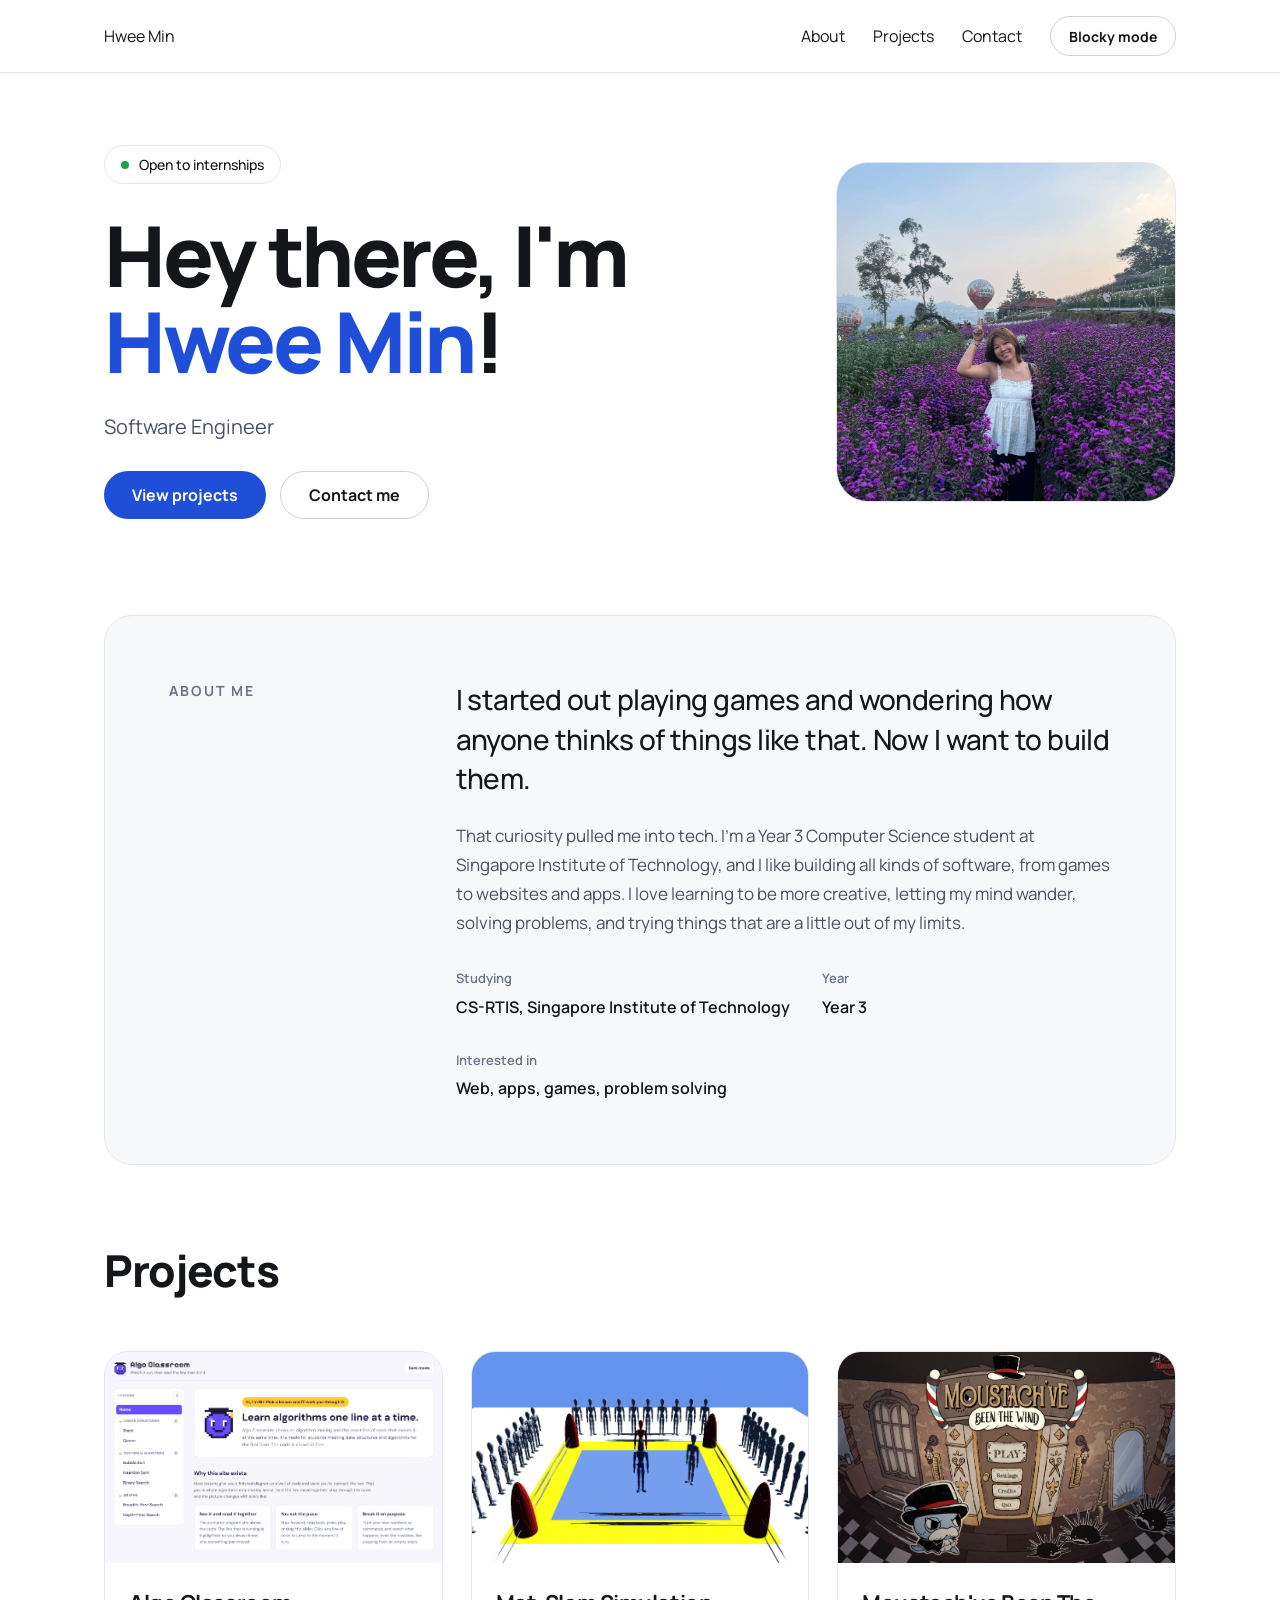
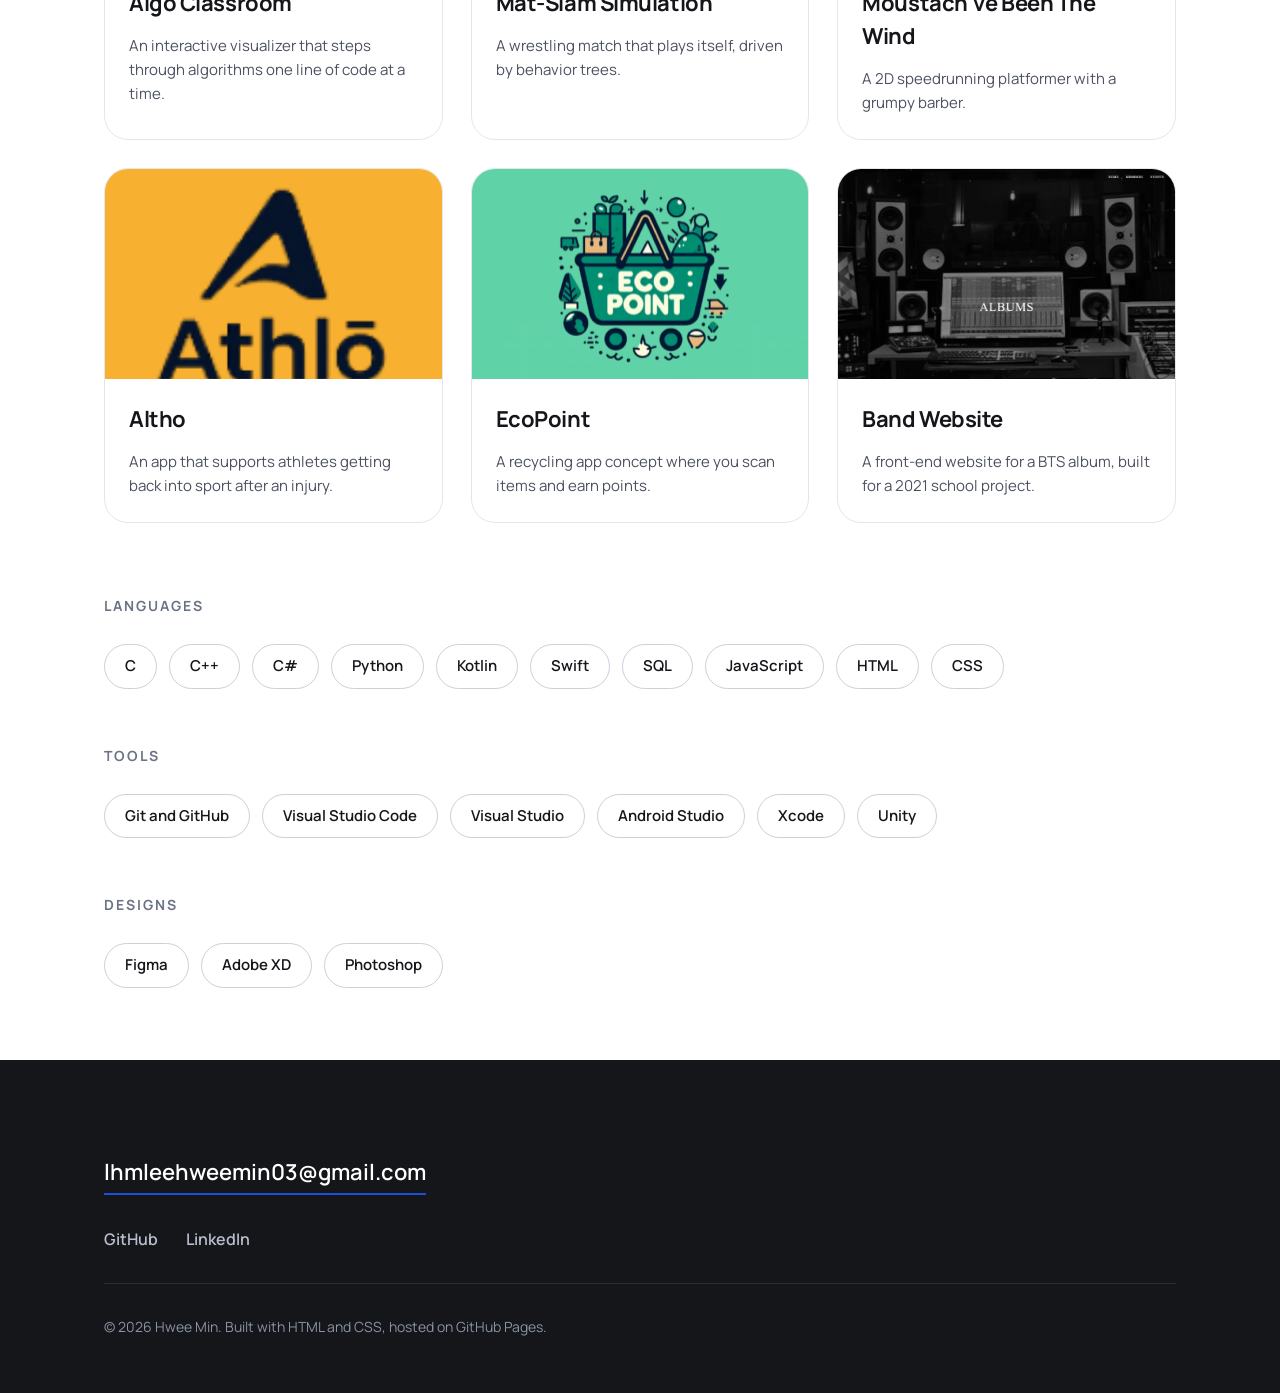
<file: index.html>
﻿<!DOCTYPE html>

<html lang="en" xmlns="http://www.w3.org/1999/xhtml">
<head>
    <meta charset="utf-8" />
    <meta name="viewport" content="width=device-width, initial-scale=1">
    <title>Lee Hwee Min | Portfolio</title>
    <link rel="preconnect" href="https://fonts.googleapis.com">
    <link rel="preconnect" href="https://fonts.gstatic.com" crossorigin>
    <link href="https://fonts.googleapis.com/css2?family=Manrope:wght@400;500;700;800&display=swap" rel="stylesheet">
    <link rel="stylesheet" href="style.css">
    <link rel="stylesheet" href="blocky.css">
    <script>
                document.documentElement.classList.add("js");
                // Apply the saved theme before the page paints, so there is no flash.
                (function () {
                    var t = "classic";
                    try { t = localStorage.getItem("theme") || "classic"; } catch (e) { }
                    document.documentElement.setAttribute("data-theme", t === "blocky" ? "blocky" : "classic");
                })();
    </script>
</head>
<body>
    <header>
        <a href="#top">Hwee Min</a>
        <nav>
            <a href="#about">About</a>
            <a href="#projects">Projects</a>
            <a href="#contact">Contact</a>
            <button type="button" id="theme-toggle" class="theme-toggle">Blocky mode</button>

        </nav>
    </header>

    <main>
        <section id="top" class="hero">
            <div class="hero-text">
                <p class="status rise"><span class="dot"></span>Open to internships</p>
                <h1 class="rise rise-2">Hey there, I'm <span class="accent">Hwee Min</span>!</h1>
                <p class="lead rise rise-3">Software Engineer</p>
                <div class="buttons rise rise-3">
                    <a class="btn btn-primary" href="#projects">View projects</a>
                    <a class="btn btn-outline" href="#contact">Contact me</a>
                </div>
            </div>

            <div class="avatar rise rise-3">
                <svg class="avatar-fallback" viewBox="0 0 24 24" fill="none" stroke="currentColor" stroke-width="1.2" stroke-linecap="round" stroke-linejoin="round" aria-hidden="true">
                    <circle cx="12" cy="8" r="4" />
                    <path d="M4 21c0-4.4 3.6-8 8-8s8 3.6 8 8" />
                </svg>
                <img class="avatar-img" src="assets/profile.jpg" alt="Photo of Hwee Min" onerror="this.style.display='none'">
            </div>
        </section>

        <section id="about" class="about reveal">
            <h2 class="eyebrow">About me</h2>
            <div class="about-body">
                <p class="big">I started out playing games and wondering how anyone thinks of things like that. Now I want to build them.</p>
                <p>
                    That curiosity pulled me into tech. I'm a Year 3 Computer Science student at Singapore Institute
                    of Technology, and I like building all kinds of software, from games to websites and apps. I love
                    learning to be more creative, letting my mind wander, solving problems, and trying things that are
                    a little out of my limits.
                </p>
                <dl class="facts">
                    <div><dt>Studying</dt><dd>CS-RTIS, Singapore Institute of Technology</dd></div>
                    <div><dt>Year</dt><dd>Year 3</dd></div>
                    <div><dt>Interested in</dt><dd>Web, apps, games, problem solving</dd></div>
                </dl>
            </div>
        </section>

        <section id="projects" class="section reveal">
            <div class="section-head">
                <h2>Projects</h2>
                <a class="text-link" id="more-projects" href="projects.html" hidden>More projects &rarr;</a>
            </div>

            <div class="cards" id="project-list" data-limit="6"></div>

        </section>

        <section id="skills" class="section reveal">
            <div class="skill-groups">

                <div class="skill-group">
                    <h2 class="eyebrow">Languages</h2>
                    <ul class="skills">
                        <li>C</li>
                        <li>C++</li>
                        <li>C#</li>
                        <li>Python</li>
                        <li>Kotlin</li>
                        <li>Swift</li>
                        <li>SQL</li>
                        <li>JavaScript</li>
                        <li>HTML</li>
                        <li>CSS</li>
                    </ul>
                </div>

                <div class="skill-group">
                    <h2 class="eyebrow">Tools</h2>
                    <ul class="skills">
                        <li>Git and GitHub</li>
                        <li>Visual Studio Code</li>
                        <li>Visual Studio</li>
                        <li>Android Studio</li>
                        <li>Xcode</li>
                        <li>Unity</li>
                    </ul>
                </div>

                <div class="skill-group">
                    <h2 class="eyebrow">Designs</h2>
                    <ul class="skills">
                        <li>Figma</li>
                        <li>Adobe XD</li>
                        <li>Photoshop</li>
                    </ul>
                </div>

            </div>
        </section>

    </main>

    <footer id="contact" class="contact">
        <div class="contact-inner">
            <!-- <h2>Let's build something together.</h2> -->
            <a class="mail" href="mailto:lhmleehweemin03@gmail.com">lhmleehweemin03@gmail.com</a>
            <div class="links">
                <a href="https://github.com/lhweemin">GitHub</a>
                <a href="https://www.linkedin.com/in/leehweemin">LinkedIn</a>
            </div>
            <p class="small">&copy; 2026 Hwee Min. Built with HTML and CSS, hosted on GitHub Pages.</p>
        </div>
    </footer>

    <div id="project-modals"></div>

    <script src="projects.js"></script>
    <script src="projects-ui.js"></script>
    <script src="script.js"></script>
</body>
</html>
</file>
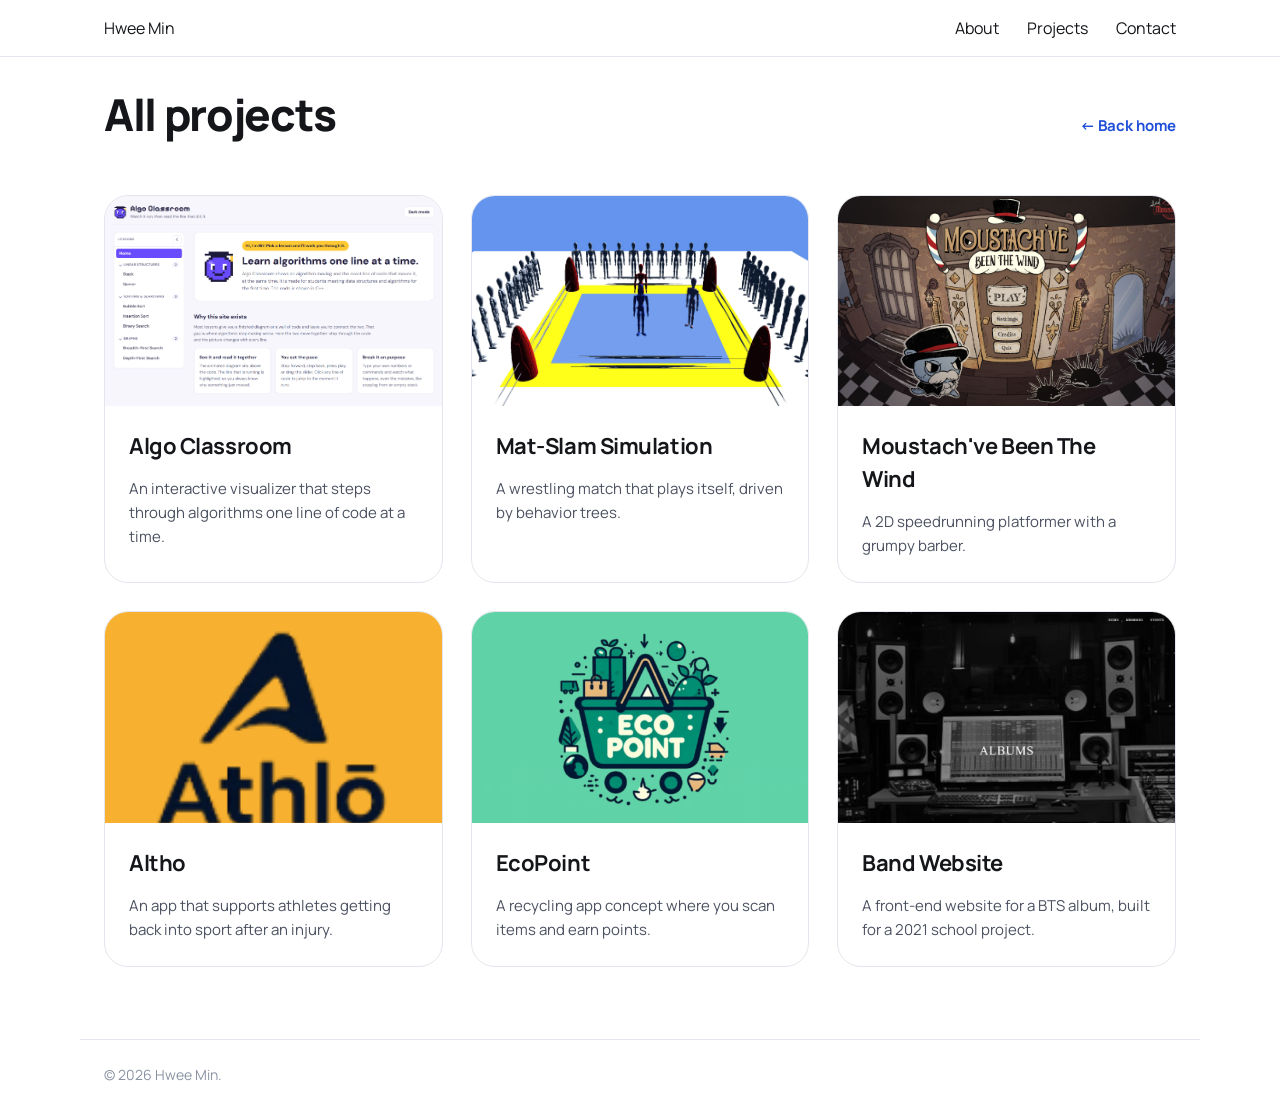
<file: projects.html>
﻿<!DOCTYPE html>
<html lang="en">
<head>
    <meta charset="utf-8" />
    <meta name="viewport" content="width=device-width, initial-scale=1">
    <title>Projects | Lee Hwee Min</title>
    <link rel="preconnect" href="https://fonts.googleapis.com">
    <link rel="preconnect" href="https://fonts.gstatic.com" crossorigin>
    <link href="https://fonts.googleapis.com/css2?family=Manrope:wght@400;500;700;800&display=swap" rel="stylesheet">
    <link rel="stylesheet" href="style.css">
    <script>document.documentElement.classList.add("js");</script>
</head>
<body>
    <header>
        <a href="index.html">Hwee Min</a>
        <nav>
            <a href="index.html#about">About</a>
            <a href="index.html#projects">Projects</a>
            <a href="index.html#contact">Contact</a>
        </nav>
    </header>

    <main class="subpage">
        <section class="section">
            <div class="section-head">
                <h2>All projects</h2>
                <a class="text-link" href="index.html#projects">&larr; Back home</a>
            </div>
            <div class="cards" id="project-list"></div>
        </section>
    </main>

    <p class="subfooter">&copy; 2026 Hwee Min.</p>

    <div id="project-modals"></div>

    <script src="projects.js"></script>
    <script src="projects-ui.js"></script>
    <script src="script.js"></script>
</body>
</html>
</file>
<file: style.css>
﻿:root 
{
    --accent: #1F4FD8;
    --text: #14161A;
    --muted: #4B5160;
    --line: #E3E6EC;
}

* 
{
    box-sizing: border-box;
}

html 
{
    scroll-behavior: smooth;
}

body
{
    margin: 0;
    font-family: "Manrope", system-ui, sans-serif;
    color: var(--text);
    background: #ffffff;
    line-height: 1.5;
}

a 
{
    color: var(--text);
    text-decoration:none;
}

a:hover
{
    color: var(--accent);
}

header,
main,
.contact-inner {
    max-width: 1120px;
    margin: 0 auto;
    padding: 0 24px;
}

header 
{
    display: flex;
    flex-wrap: wrap;
    gap: 16px;
    align-items: center;
    justify-content: space-between;
    padding-top: 28px;
    padding-bottom: 28px;
}

nav
{
    display: flex;
    gap: 28px;
}

p 
{
    color: var(--muted);
}

/* HERO */
.hero 
{
    display: flex;
    flex-wrap: wrap;
    gap: 56px;
    align-items: center;
    padding-top: 72px;
    padding-bottom: 96px;
}

.hero-text
{
    flex: 1 1 480px;
    min-width: 0;
    display: flex;
    flex-direction: column;
    gap: 28px;
}

.status
{
    display: inline-flex;
    align-items: center;
    gap: 10px;
    align-self: flex-start;
    margin: 0;
    padding: 8px 16px;
    border: 1px solid var(--line);
    border-radius: 999px;
    font-size: 14px;
    font-weight: 500;
    color: var(--text);
}

.dot {
    width: 8px;
    height: 8px;
    border-radius: 50%;
    background: #16A34A;
}

h1 {
    margin: 0;
    font-size: clamp(44px, 7vw, 84px);
    line-height: 1.02;
    letter-spacing: -0.04em;
    font-weight: 800;
}

.accent {
    color: var(--accent);
}

.lead {
    margin: 0;
    font-size: 20px;
    line-height: 1.6;
    max-width: 560px;
}

.buttons {
    display: flex;
    flex-wrap: wrap;
    gap: 14px;
}

.btn {
    display: inline-flex;
    align-items: center;
    min-height: 48px;
    padding: 0 28px;
    border-radius: 999px;
    font-weight: 700;
    font-size: 16px;
    transition: background 0.2s ease, color 0.2s ease;
}

.btn-primary {
    background: var(--accent);
    color: #ffffff;
}

.btn-primary:hover {
    background: var(--text);
    color: #ffffff;
}

.btn-outline {
    border: 1px solid #CBD0DA;
}

.btn-outline:hover {
    background: #F1F3F6;
    color: var(--text);
}

/* ABOUT */
.about {
    display: flex;
    flex-wrap: wrap;
    gap: 48px;
    padding: clamp(28px, 5vw, 64px);
    margin-bottom: 72px;
    background: #F7F8FA;
    border: 1px solid var(--line);
    border-radius: 28px;
}

.eyebrow {
    margin: 0;
    font-size: 14px;
    letter-spacing: 0.14em;
    text-transform: uppercase;
    color: #6B7385;
    font-weight: 700;
}

.about .eyebrow {
    flex: 1 1 160px;
}

.about-body {
    flex: 3 1 420px;
    min-width: 0;
    display: flex;
    flex-direction: column;
    gap: 24px;
}

.about-body p {
    margin: 0;
    font-size: 17px;
    line-height: 1.7;
    max-width: 680px;
}

.about-body .big {
    font-size: 28px;
    line-height: 1.4;
    letter-spacing: -0.02em;
    font-weight: 500;
    color: var(--text);
}

.facts {
    display: flex;
    flex-wrap: wrap;
    gap: 32px;
    margin: 8px 0 0;
}

.facts div {
    display: flex;
    flex-direction: column;
    gap: 6px;
}

.facts dt {
    font-size: 13px;
    color: #6B7385;
    font-weight: 600;
}

.facts dd {
    margin: 0;
    font-size: 16px;
    font-weight: 600;
}

/* SECTIONS */
.section {
    padding-bottom: 72px;
}

.section h2 {
    margin: 0;
    font-size: 44px;
    letter-spacing: -0.03em;
    font-weight: 800;
}

.section-head {
    display: flex;
    flex-wrap: wrap;
    gap: 16px;
    align-items: baseline;
    justify-content: space-between;
    margin-bottom: 48px;
}

.text-link {
    font-size: 15px;
    font-weight: 700;
    color: var(--accent);
}

.text-link:hover {
    color: var(--text);
}

/* PROJECT CARDS */
.cards {
    display: grid;
    grid-template-columns: repeat(auto-fill, minmax(min(100%, 300px), 1fr));
    gap: 28px;
}

.card {
    flex: 1 1 300px;
    min-width: 0;
    border: 1px solid var(--line);
    border-radius: 24px;
    overflow: hidden;
    background: #ffffff;
    display: flex;
    flex-direction: column;
}

.thumb {
    aspect-ratio: 16 / 10;
    background: #F1F3F6;
    display: flex;
    align-items: center;
    justify-content: center;
    color: #6B7385;
    font-size: 14px;
    font-weight: 500;
    overflow: hidden;
}

.thumb img {
    width: 100%;
    height: 100%;
    object-fit: cover;
    display: block;
}

.card-body {
    padding: 24px;
    display: flex;
    flex-direction: column;
    gap: 14px;
}

.card h3 {
    margin: 0;
    font-size: 22px;
    letter-spacing: -0.02em;
}

.card p {
    margin: 0;
    font-size: 15px;
    line-height: 1.6;
}

.tags {
    display: flex;
    flex-wrap: wrap;
    gap: 8px;
    list-style: none;
    margin: 0;
    padding: 0;
}

.tags li {
    padding: 6px 12px;
    border-radius: 999px;
    background: #EEF2FF;
    color: #1F3FB0;
    font-size: 13px;
    font-weight: 600;
}

/* SKILLS */
.section h2.eyebrow {
    font-size: 14px;
    letter-spacing: 0.14em;
    font-weight: 700;
    margin-bottom: 28px;
}

.skills {
    display: flex;
    flex-wrap: wrap;
    gap: 12px;
    list-style: none;
    margin: 0;
    padding: 0;
}

.skills li {
    padding: 10px 20px;
    border-radius: 999px;
    border: 1px solid #CBD0DA;
    font-size: 15px;
    font-weight: 600;
}

.skill-groups {
    display: flex;
    flex-direction: column;
    gap: 56px;
}

.skill-group .eyebrow {
    margin-bottom: 20px;
}

/* CONTACT */
.contact {
    background: var(--text);
    color: #ffffff;
}

.contact-inner {
    padding-top: 96px;
    padding-bottom: 56px;
    display: flex;
    flex-direction: column;
    gap: 32px;
}

.contact h2 {
    margin: 0;
    font-size: clamp(40px, 6vw, 72px);
    line-height: 1.05;
    letter-spacing: -0.04em;
    font-weight: 800;
    max-width: 760px;
}

.mail {
    align-self: flex-start;
    color: #ffffff;
    font-size: 22px;
    font-weight: 600;
    border-bottom: 2px solid var(--accent);
    padding-bottom: 4px;
}

.mail:hover {
    color: #ffffff;
    border-bottom-color: #ffffff;
}

.links {
    display: flex;
    flex-wrap: wrap;
    gap: 28px;
    font-size: 16px;
    font-weight: 600;
}

.links a {
    color: #B8BECB;
}

.links a:hover {
    color: #ffffff;
}

.small {
    margin: 0;
    padding-top: 32px;
    border-top: 1px solid #2A2E36;
    font-size: 14px;
    color: #8A93A3;
}

/* ANIMATIONS */
@keyframes rise {
    from {
        opacity: 0;
        transform: translateY(18px);
    }

    to {
        opacity: 1;
        transform: none;
    }
}

@keyframes pulse {
    0% {
        box-shadow: 0 0 0 0 rgba(22, 163, 74, 0.45);
    }

    70% {
        box-shadow: 0 0 0 10px rgba(22, 163, 74, 0);
    }

    100% {
        box-shadow: 0 0 0 0 rgba(22, 163, 74, 0);
    }
}

.rise {
    animation: rise 0.7s ease both;
}

.rise-2 {
    animation-delay: 0.15s;
}

.rise-3 {
    animation-delay: 0.3s;
}

.dot {
    animation: pulse 2s infinite;
}

.card {
    transition: transform 0.25s ease, box-shadow 0.25s ease;
}

.card:hover {
    transform: translateY(-6px);
    box-shadow: 0 18px 40px rgba(20, 22, 26, 0.10);
}

.js .reveal {
    opacity: 0;
    transform: translateY(24px);
    transition: opacity 0.7s ease, transform 0.7s ease;
}

.js .reveal.in {
    opacity: 1;
    transform: none;
}

@media (prefers-reduced-motion: reduce) {
    html {
        scroll-behavior: auto;
    }

    .rise,
    .dot {
        animation: none;
    }

    .card,
    .btn {
        transition: none;
    }

    .js .reveal {
        opacity: 1;
        transform: none;
        transition: none;
    }
}

/* PROFILE PHOTO */
.avatar {
    position: relative;
    flex: 0 1 340px;
    min-width: 240px;
    aspect-ratio: 1 / 1;
    border-radius: 32px;
    overflow: hidden;
    background: #F1F3F6;
    border: 1px solid var(--line);
}

.avatar-fallback {
    position: absolute;
    top: 50%;
    left: 50%;
    width: 72px;
    height: 72px;
    margin: -36px 0 0 -36px;
    color: #8A93A3;
}

.avatar-img {
    position: absolute;
    top: 0;
    left: 0;
    width: 100%;
    height: 100%;
    object-fit: cover;
}

/* PROJECT POP-UP */
.card {
    position: relative;
}

.card-link {
    font: inherit;
    color: inherit;
    letter-spacing: inherit;
    background: none;
    border: 0;
    padding: 0;
    text-align: left;
    cursor: pointer;
}

.card-link::after {
    content: "";
    position: absolute;
    inset: 0;
}

.card-link:focus-visible {
    outline: none;
}

.card:focus-within {
    outline: 3px solid var(--accent);
    outline-offset: 2px;
}
.modal {
    width: min(640px, calc(100% - 32px));
    max-height: calc(100dvh - 32px);
    padding: 0;
    border: 0;
    border-radius: 24px;
    overflow: auto;
    color: var(--text);
}

.modal::backdrop {
    background: rgba(20, 22, 26, 0.6);
}

.modal[open] {
    display: flex;
    flex-direction: column;
    gap: 20px;
    padding: 24px;
    animation: rise 0.3s ease both;
}

.modal[open] > * {
    flex-shrink: 0;
}

.modal-close {
    position: absolute;
    top: 14px;
    right: 14px;
    z-index: 2;
    width: 40px;
    height: 40px;
    border: 0;
    border-radius: 50%;
    background: #ffffff;
    box-shadow: 0 2px 8px rgba(20, 22, 26, 0.18);
    font-size: 24px;
    cursor: pointer;
}

.modal-media {
    aspect-ratio: 16 / 9;
    background: #14161A;
    border-radius: 16px;
    overflow: hidden;
}

.modal-media video {
    width: 100%;
    height: 100%;
    display: block;
}

.modal-media.demo {
    display: flex;
    align-items: center;
    justify-content: center;
    color: #B8BECB;
    font-weight: 600;
    }

.gallery {
    position: relative;
}

.gal-track {
    display: flex;
    align-items: flex-start;
    gap: 12px;
    overflow-x: auto;
    scroll-snap-type: x mandatory;
    scrollbar-width: none;
}

.gal-track::-webkit-scrollbar {
    display: none;
}

.gal-track img {
    flex: 0 0 calc((100% - 24px) / 3);
    min-width: 0;
    height: auto;
    aspect-ratio: 16 / 10;
    object-fit: cover;
    border-radius: 12px;
    scroll-snap-align: start;
}

.gal-btn {
    position: absolute;
    top: 50%;
    z-index: 1;
    width: 36px;
    height: 36px;
    transform: translateY(-50%);
    border: 1px solid var(--line);
    border-radius: 50%;
    background: #ffffff;
    font-size: 22px;
    line-height: 1;
    cursor: pointer;
}

.gal-prev {
    left: 8px;
}

.gal-next {
    right: 8px;
}

.modal-body {
    display: flex;
    flex-direction: column;
    gap: 14px;
}

.modal-body h3 {
    margin: 0;
    padding-right: 48px;
    font-size: 24px;
    letter-spacing: -0.02em;
}

.modal-body p {
    margin: 0;
    line-height: 1.6;
}

.badge {
    align-self: flex-start;
    padding: 5px 12px;
    border: 1px solid #CBD0DA;
    border-radius: 999px;
    font-size: 13px;
    font-weight: 600;
    color: var(--text);
}

.note {
    font-size: 14px;
}

@media (max-width: 520px) {
    .gal-track img {
        flex-basis: calc((100% - 12px) / 2);
    }
}

/* STICKY NAV */
header {
    position: sticky;
    top: 0;
    z-index: 50;
    max-width: none;
    padding-left: max(24px, calc((100% - 1120px) / 2 + 24px));
    padding-right: max(24px, calc((100% - 1120px) / 2 + 24px));
    padding-top: 16px;
    padding-bottom: 16px;
    background: rgba(255, 255, 255, 0.92);
    backdrop-filter: blur(8px);
    border-bottom: 1px solid var(--line);
}

/* stop section titles hiding under the sticky nav when you click a nav link */
section[id], footer[id] {
    scroll-margin-top: 90px;
}

.subpage {
    padding-top: 24px;
}

.subfooter {
    max-width: 1120px;
    margin: 0 auto;
    padding: 24px;
    border-top: 1px solid var(--line);
    font-size: 14px;
    color: #8A93A3;
}
</file>
<file: blocky.css>
﻿/* ===== THEME TOGGLE BUTTON (classic look; the blocky look is further down) ===== */
nav {
    flex-wrap: wrap;
    align-items: center;
}

.theme-toggle {
    min-height: 40px;
    padding: 0 18px;
    border: 1px solid #CBD0DA;
    border-radius: 999px;
    background: #ffffff;
    color: var(--text);
    font: inherit;
    font-size: 14px;
    font-weight: 700;
    cursor: pointer;
    transition: background 0.2s ease;
}

    .theme-toggle:hover {
        background: #F1F3F6;
    }

    .theme-toggle:focus-visible {
        outline: 3px solid var(--accent);
        outline-offset: 2px;
    }

/* ===== BLOCKY THEME =====
   Everything below only applies when <html data-theme="blocky">.
   Palette: grass #4caf3a, dirt #6b4a2b, stone #8b8b8b, night #1d1b2e */

html[data-theme="blocky"] {
    --accent: #4caf3a;
    --text: #f2eee3;
    --muted: #b9b5d9;
    --line: #3d3a5c;
}

    html[data-theme="blocky"] body {
        background: #1d1b2e;
        font-family: "VT323", monospace;
        font-size: 24px;
        line-height: 1.25;
    }

    html[data-theme="blocky"] a:hover {
        color: #ffe66b;
    }

    /* Header */
    html[data-theme="blocky"] header {
        border-bottom: 4px solid #3d3a5c;
    }

    html[data-theme="blocky"] .brand {
        display: inline-flex;
        align-items: center;
        gap: 12px;
        font-family: "Press Start 2P", monospace;
        font-size: 14px;
    }

        html[data-theme="blocky"] .brand::before {
            content: "";
            width: 28px;
            height: 28px;
            background: #4caf3a;
            box-shadow: inset 0 8px 0 #7fd45a, inset 0 -6px 0 #6b4a2b, inset -3px -3px 0 rgba(0, 0, 0, .25);
        }

    html[data-theme="blocky"] nav {
        gap: 8px;
    }

        html[data-theme="blocky"] nav a,
        html[data-theme="blocky"] .theme-toggle {
            display: inline-flex;
            align-items: center;
            justify-content: center;
            min-height: 44px;
            padding: 0 16px;
            border: 0;
            border-radius: 0;
            background: #6e6e6e;
            color: #f2eee3;
            font-family: "VT323", monospace;
            font-size: 24px;
            font-weight: 400;
            box-shadow: inset 3px 3px 0 #9a9a9a, inset -3px -3px 0 #3a3a3a;
            transition: none;
        }

            html[data-theme="blocky"] nav a:hover,
            html[data-theme="blocky"] .theme-toggle:hover {
                background: #7c7c7c;
                color: #ffe66b;
            }

    html[data-theme="blocky"] .theme-toggle {
        background: #4caf3a;
        color: #ffffff;
        box-shadow: inset 3px 3px 0 #7fd45a, inset -3px -3px 0 #2e6a1b;
    }

        html[data-theme="blocky"] .theme-toggle:hover {
            background: #5cc148;
            color: #ffffff;
        }

    /* Hero: sky, clouds, sun, and a grass-and-dirt ground strip */
    html[data-theme="blocky"] .hero {
        position: relative;
        overflow: hidden;
        margin-top: 8px;
        padding: 64px clamp(20px, 4vw, 48px) 112px;
        background: linear-gradient(#fff, #fff) 24px 28px / 112px 24px no-repeat, linear-gradient(#fff, #fff) 48px 4px / 56px 24px no-repeat, linear-gradient(#fff, #fff) right 136px top 64px / 112px 24px no-repeat, linear-gradient(#fff, #fff) right 160px top 40px / 56px 24px no-repeat, linear-gradient(#5aa9ff, #bfe3ff);
    }

        html[data-theme="blocky"] .hero::before {
            content: "";
            position: absolute;
            top: 20px;
            right: 28px;
            width: 48px;
            height: 48px;
            background: #ffe66b;
            box-shadow: inset -6px -6px 0 #f2b630;
        }

        html[data-theme="blocky"] .hero::after {
            content: "";
            position: absolute;
            left: 0;
            right: 0;
            bottom: 0;
            height: 56px;
            background: linear-gradient(#4caf3a 0 20px, #6b4a2b 20px);
            box-shadow: inset 0 8px 0 #7fd45a;
        }

    html[data-theme="blocky"] .hero-text,
    html[data-theme="blocky"] .avatar {
        position: relative;
        z-index: 1;
    }

    html[data-theme="blocky"] h1 {
        font-family: "Press Start 2P", monospace;
        font-size: clamp(24px, 4.4vw, 40px);
        line-height: 1.4;
        letter-spacing: 0;
        font-weight: 400;
        color: #ffffff;
        text-shadow: 4px 4px 0 #1d1b2e;
    }

    html[data-theme="blocky"] .accent {
        color: #ffe66b;
    }

    html[data-theme="blocky"] .lead {
        font-size: 30px;
        line-height: 1.2;
        color: #1d1b2e;
    }

    html[data-theme="blocky"] .status {
        padding: 8px 14px;
        border: 0;
        border-radius: 0;
        background: #1d1b2e;
        color: #ffe66b;
        font-family: "Press Start 2P", monospace;
        font-size: 11px;
        box-shadow: 4px 4px 0 rgba(0, 0, 0, .35);
    }

    html[data-theme="blocky"] .dot {
        border-radius: 0;
    }

    /* Buttons */
    html[data-theme="blocky"] .btn {
        border-radius: 0;
        font-family: "Press Start 2P", monospace;
        font-size: 12px;
        font-weight: 400;
        transition: none;
        box-shadow: 4px 4px 0 rgba(0, 0, 0, .35);
    }

    html[data-theme="blocky"] .btn-primary {
        background: #4caf3a;
        color: #ffffff;
        box-shadow: inset 4px 4px 0 #7fd45a, inset -4px -4px 0 #2e6a1b, 4px 4px 0 rgba(0, 0, 0, .35);
    }

        html[data-theme="blocky"] .btn-primary:hover {
            background: #5cc148;
            color: #ffffff;
        }

    html[data-theme="blocky"] .btn-outline {
        border: 0;
        background: #8b8b8b;
        color: #1d1b2e;
        box-shadow: inset 4px 4px 0 #d6d6d6, inset -4px -4px 0 #555, 4px 4px 0 rgba(0, 0, 0, .35);
    }

        html[data-theme="blocky"] .btn-outline:hover {
            background: #a3a3a3;
            color: #1d1b2e;
        }

    /* Avatar */
    html[data-theme="blocky"] .avatar {
        border: 0;
        border-radius: 0;
        background: #3b3857;
        box-shadow: inset 6px 6px 0 #5a5680, inset -6px -6px 0 #1d1b2e, 6px 6px 0 rgba(0, 0, 0, .35);
    }

    html[data-theme="blocky"] .avatar-fallback {
        color: #b9b5d9;
    }

    /* About */
    html[data-theme="blocky"] .about {
        margin-top: 56px;
        border: 0;
        border-radius: 0;
        background: #2b2840;
        box-shadow: inset 4px 4px 0 #3d3a5c, inset -4px -4px 0 #15131f;
    }

    html[data-theme="blocky"] .eyebrow,
    html[data-theme="blocky"] .section h2.eyebrow {
        font-family: "Press Start 2P", monospace;
        font-size: 14px;
        letter-spacing: 0;
        line-height: 1.6;
        font-weight: 400;
        text-transform: none;
        color: #ffe66b;
    }

    html[data-theme="blocky"] .about-body p {
        font-size: 26px;
        line-height: 1.25;
    }

    html[data-theme="blocky"] .about-body .big {
        font-size: 32px;
        line-height: 1.2;
        letter-spacing: 0;
        font-weight: 400;
    }

    html[data-theme="blocky"] .facts dt {
        font-size: 20px;
        font-weight: 400;
        color: #7fd45a;
    }

    html[data-theme="blocky"] .facts dd {
        font-size: 24px;
        font-weight: 400;
    }

    /* Section titles */
    html[data-theme="blocky"] .section h2 {
        font-family: "Press Start 2P", monospace;
        font-size: clamp(20px, 3vw, 28px);
        line-height: 1.4;
        letter-spacing: 0;
        font-weight: 400;
        color: #ffe66b;
    }

    html[data-theme="blocky"] .text-link {
        font-size: 22px;
        font-weight: 400;
        color: #ffe66b;
    }

        html[data-theme="blocky"] .text-link:hover {
            color: #ffffff;
        }

    /* Project cards ("quest log") */
    html[data-theme="blocky"] .card {
        border: 0;
        border-radius: 0;
        background: #2b2840;
        box-shadow: inset 4px 4px 0 #3d3a5c, inset -4px -4px 0 #15131f;
        transition: none;
    }

        html[data-theme="blocky"] .card:hover {
            transform: translateY(-4px);
            box-shadow: inset 4px 4px 0 #3d3a5c, inset -4px -4px 0 #15131f, 0 8px 0 rgba(0, 0, 0, .4);
        }

        html[data-theme="blocky"] .card:focus-within {
            outline-color: #ffe66b;
            outline-style: dashed;
        }

    html[data-theme="blocky"] .thumb {
        margin: 12px 12px 0;
        background: #3b3857;
        box-shadow: inset 4px 4px 0 #5a5680;
        color: #b9b5d9;
        font-size: 22px;
        font-weight: 400;
    }

    html[data-theme="blocky"] .card h3 {
        font-family: "Press Start 2P", monospace;
        font-size: 13px;
        line-height: 1.7;
        letter-spacing: 0;
        font-weight: 400;
    }

    html[data-theme="blocky"] .card-link {
        font-weight: 400;
    }

    html[data-theme="blocky"] .card p {
        font-size: 24px;
        line-height: 1.2;
    }

    html[data-theme="blocky"] .tags li {
        border-radius: 0;
        background: #1d1b2e;
        color: #7fd45a;
        font-size: 20px;
        font-weight: 400;
    }

    /* Skills ("inventory slots") */
    html[data-theme="blocky"] .skills {
        padding: 16px;
        gap: 8px;
        background: #c6c6c6;
        box-shadow: inset 4px 4px 0 #ffffff, inset -4px -4px 0 #555555;
    }

        html[data-theme="blocky"] .skills li {
            min-width: 96px;
            min-height: 64px;
            display: flex;
            align-items: center;
            justify-content: center;
            padding: 8px 14px;
            border: 0;
            border-radius: 0;
            background: #8b8b8b;
            color: #1d1b2e;
            font-size: 22px;
            font-weight: 400;
            text-align: center;
            box-shadow: inset 4px 4px 0 #373737, inset -4px -4px 0 #ffffff;
        }

    /* Contact */
    html[data-theme="blocky"] .contact {
        margin-top: 24px;
        background: #6b4a2b;
        border-top: 8px solid #4caf3a;
        color: #f2eee3;
    }

        html[data-theme="blocky"] .contact h2 {
            font-family: "Press Start 2P", monospace;
            font-size: clamp(22px, 4vw, 36px);
            line-height: 1.5;
            letter-spacing: 0;
            font-weight: 400;
            color: #ffffff;
            text-shadow: 4px 4px 0 rgba(0, 0, 0, .35);
        }

    html[data-theme="blocky"] .mail {
        color: #ffffff;
        font-size: 28px;
        font-weight: 400;
        border-bottom: 4px solid #4caf3a;
    }

        html[data-theme="blocky"] .mail:hover {
            color: #ffe66b;
            border-bottom-color: #ffe66b;
        }

    html[data-theme="blocky"] .links {
        font-size: 26px;
        font-weight: 400;
    }

        html[data-theme="blocky"] .links a {
            color: #f2eee3;
            text-decoration: underline;
            text-decoration-thickness: 3px;
        }

            html[data-theme="blocky"] .links a:hover {
                color: #ffe66b;
            }

    html[data-theme="blocky"] .small {
        border-top: 4px solid rgba(0, 0, 0, .3);
        color: #e6d6bd;
        font-size: 20px;
    }

    /* Project pop-up */
    html[data-theme="blocky"] .modal {
        border-radius: 0;
        background: #2b2840;
        color: #f2eee3;
        box-shadow: inset 4px 4px 0 #3d3a5c, inset -4px -4px 0 #15131f, 8px 8px 0 rgba(0, 0, 0, .4);
    }

        html[data-theme="blocky"] .modal::backdrop {
            background: rgba(15, 14, 26, 0.75);
        }

    html[data-theme="blocky"] .modal-close,
    html[data-theme="blocky"] .gal-btn {
        border: 0;
        border-radius: 0;
        background: #8b8b8b;
        color: #1d1b2e;
        box-shadow: inset 3px 3px 0 #d6d6d6, inset -3px -3px 0 #555;
    }

    html[data-theme="blocky"] .modal-media,
    html[data-theme="blocky"] .gal-track img {
        border-radius: 0;
    }

    html[data-theme="blocky"] .modal-body h3 {
        font-family: "Press Start 2P", monospace;
        font-size: 16px;
        line-height: 1.6;
        font-weight: 400;
        letter-spacing: 0;
    }

    html[data-theme="blocky"] .modal-body p {
        font-size: 24px;
    }

    html[data-theme="blocky"] .badge {
        border: 0;
        border-radius: 0;
        background: #1d1b2e;
        color: #ffe66b;
        font-size: 20px;
        font-weight: 400;
    }

    html[data-theme="blocky"] .note {
        font-size: 22px;
    }

    html[data-theme="blocky"] header {
        background: #1d1b2e;
        backdrop-filter: none;
        border-bottom: 4px solid #3d3a5c;
    }
</file>
